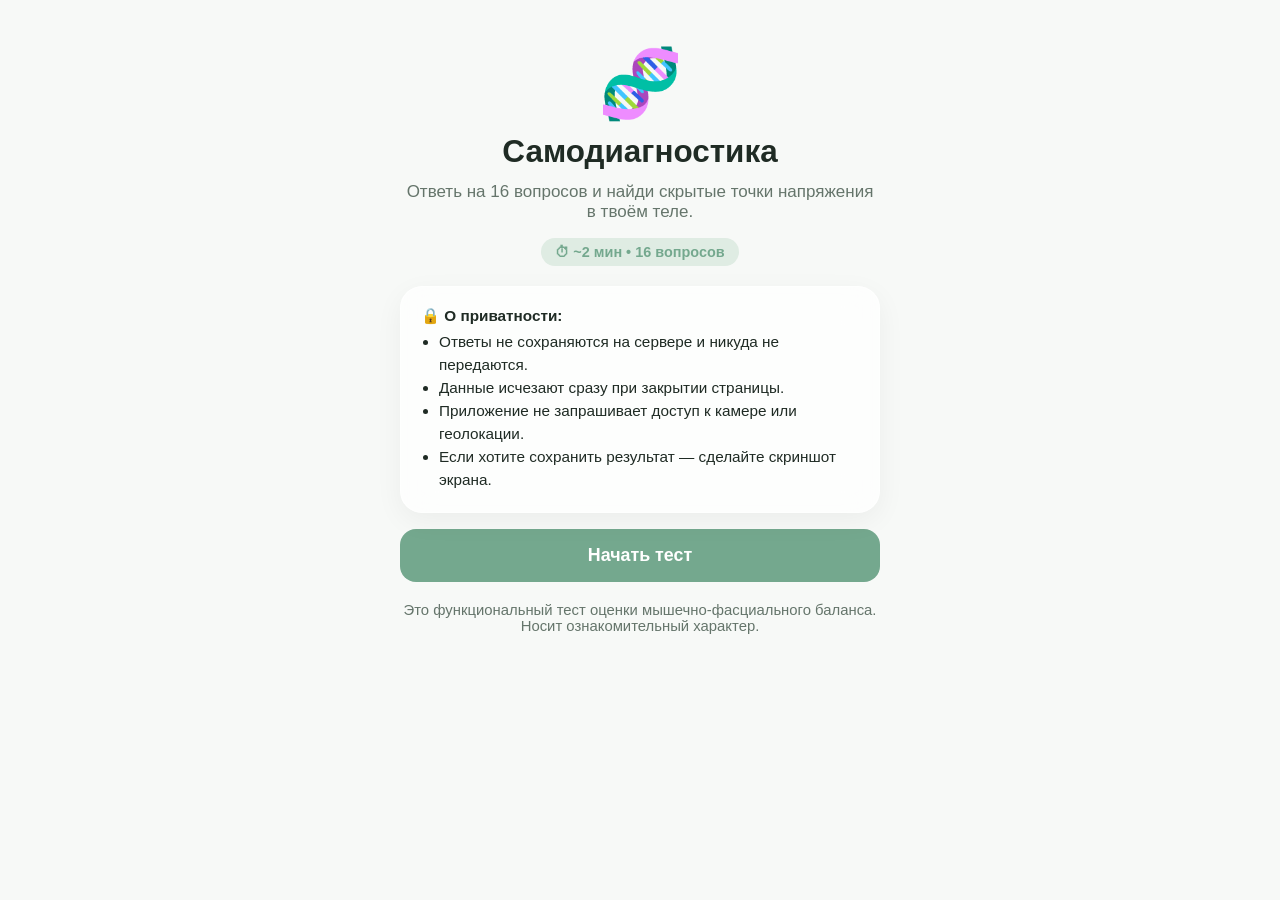
<file: index.html>
<!DOCTYPE html><html lang="ru"><head><meta charset="UTF-8"><meta name="viewport" content="width=device-width,initial-scale=1.0"><title>Мио-фасциальная практика Игоря Шамшина | Москва</title>
  <meta name="description" content="Авторская мио-фасциальная остеокоррекция и остеопластика. 20+ лет опыта. Возвращаем легкость движений за 2–3 сеанса.">
  <link rel="canonical" href="https://github.iolanding.html">
  <meta property="og:title" content="Мио-фасциальная практика Игоря Шамшина">
  <meta property="og:description" content="20+ лет в восстановительной медицине. Мягкая остеокоррекция в Москве и Волгограде.">
  <meta property="og:image" content="https://github.ioigor.jpg"><link rel="manifest" href="manifest.json"><link rel="stylesheet" href="style.css"></head><body><div id="app" hidden><section id="screen-start" class="screen active"><div class="logo">🧬</div><h1 id="ui-start-title"></h1><p class="subtitle" id="ui-start-subtitle"></p><div class="badge" id="ui-start-badge"></div><div id="ui-privacy-box" class="action-block" hidden style="text-align:left;font-size:0.9rem;"><strong style="display:block;margin-bottom:6px;">🔒 О приватности:</strong><ul style="padding-left:18px;line-height:1.5;"></ul></div><button class="btn primary" id="btn-start" type="button"></button><p class="hint" id="ui-start-hint"></p></section><section id="screen-question" class="screen"><button class="btn-back" id="btn-back" type="button">← Назад</button><div class="progress"><div class="progress-bar" id="progress-bar"></div></div><p class="progress-text"><span id="q-current">1</span> / <span id="q-total">15</span></p><h2 id="q-text">Вопрос</h2><div class="answers" id="answers"></div></section><section id="screen-result" class="screen"><div class="result-icon" id="result-icon"></div><h1 id="result-title">Результат</h1><p class="verdict" id="verdict"></p><div class="result-actions" id="result-actions"></div><button class="btn secondary" id="btn-restart" type="button"></button></section></div><script src="content.js"></script><script src="app.js"></script></body></html>
</file>
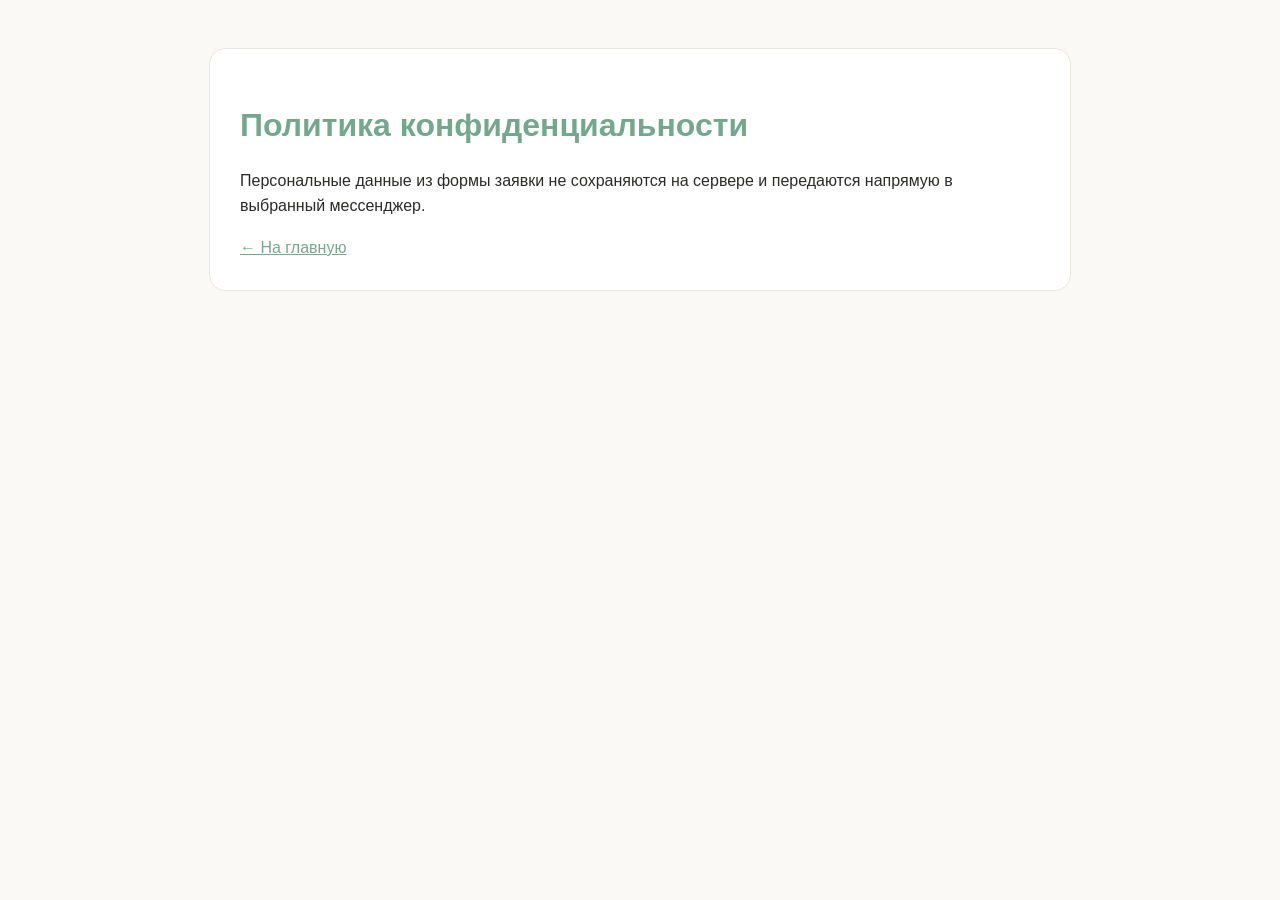
<file: privacy.html>
<!DOCTYPE html><html lang="ru"><head><meta charset="UTF-8"><meta name="viewport" content="width=device-width,initial-scale=1.0"><title>Политика</title><style>body{font-family:-apple-system,sans-serif;background:#fbf9f6;color:#2b2a28;line-height:1.6;padding:40px 20px;}.container{max-width:800px;margin:0 auto;background:#fff;padding:30px;border-radius:16px;border:1px solid #ebe6df;}h1{color:#74a88e;margin-bottom:16px;}a{color:#74a88e;}</style></head><body><div class="container"><h1>Политика конфиденциальности</h1><p>Персональные данные из формы заявки не сохраняются на сервере и передаются напрямую в выбранный мессенджер.</p><a href="index.html">← На главную</a></div></body></html>
</file>
<file: style.css>
* { box-sizing:border-box; margin:0; padding:0; } html { font-size:17px; }
:root { --bg-main:#fbf9f6; --fg:#2b2a28; --muted:#8a8580; --accent-soft:#e8f0ea; --border:#ebe6df; --card-bg:#ffffff; --radius:16px; --bg-main:#F7F9F7;--bg-alt:#EBF0EC;--fg:#1F2B24;--muted:#65756B;--accent:#4A7C59;--accent-soft:#DFECE3;--border:#D5E0D8;--card-bg:#FFFFFF; --accent:#74a88e; --bg:var(--bg-main); --card-radius:var(--radius); --btn-radius:var(--radius); }
body.theme-dark { --bg:#1c1e1b; --bg-main:#1c1e1b; --fg:#e8e6e2; --muted:#9a9890; --accent:#7ab88f; --accent-soft:#253028; --border:#33342f; --card-bg:#24262a; }
@media (prefers-color-scheme: dark) { body.theme-auto { --bg:#1c1e1b; --bg-main:#1c1e1b; --fg:#e8e6e2; --muted:#9a9890; --accent:#7ab88f; --accent-soft:#253028; --border:#33342f; --card-bg:#24262a; } }
body { background:var(--bg); color:var(--fg); min-height:100vh; display:flex; justify-content:center; }
body{font-family:-apple-system,sans-serif;}
#app { width:100%; max-width:520px; padding:24px 20px 40px; } .screen { display:none; flex-direction:column; } .screen.active { display:flex; animation:fadeTest 0.28s ease; }
@keyframes fadeTest { from{opacity:0;transform:translateY(8px);} to{opacity:1;transform:translateY(0);} }
.logo,.result-icon { font-size:4rem; text-align:center; margin:20px 0 10px; } h1 { font-size:1.85rem; text-align:center; margin-bottom:12px; }
.subtitle,.verdict { text-align:center; color:var(--muted); margin-bottom:16px; }
.badge { align-self:center; background:var(--accent-soft); color:var(--accent); padding:6px 14px; border-radius:20px; font-size:0.85rem; font-weight:700; margin-bottom:20px; }
.hint { text-align:center; color:var(--muted); font-size:0.875rem; margin-top:20px; }
.btn { display:flex; align-items:center; justify-content:center; width:100%; min-height:3rem; padding:16px; border:none; border-radius:var(--btn-radius); font-size:1.05rem; font-weight:600; text-decoration:none; cursor:pointer; transition:0.2s; }
.btn.primary { background:var(--accent);color:#fff; }
.btn.secondary { background:transparent; color:var(--fg); border:1.5px solid var(--border); margin-top:12px; }
.btn-back { background:var(--accent-soft); color:var(--accent); border:1.5px solid var(--accent); padding:8px 16px; border-radius:8px; font-weight:700; align-self:flex-start; margin-bottom:16px; cursor:pointer; }
.btn.answer { background:var(--card-bg); color:var(--fg); border:1.5px solid var(--border); justify-content:flex-start; text-align:left; padding:16px; border-radius:var(--btn-radius); margin-bottom:12px; }
.btn.answer.selected { border-color:var(--accent); background:var(--accent-soft); color:var(--accent); }
.progress { height:6px; background:var(--border); border-radius:10px; overflow:hidden; margin-bottom:8px; } .progress-bar { height:100%; background:var(--accent); width:0%; transition:width 0.3s; }
.progress-text { font-size:0.9rem; color:var(--muted); text-align:right; margin-bottom:24px; } #q-text { font-size:1.4rem; margin-bottom:24px; }
.result-body { line-height:1.6; margin-bottom:20px; } .action-block { background:var(--card-bg); border-radius:var(--card-radius); padding:20px; margin-bottom:16px; border:1px solid var(--border); } .action-title { font-weight:700; margin-bottom:10px; }
body.app-apple_glass .action-block, body.app-apple_glass .btn.answer { background:rgba(255,255,255,0.72); backdrop-filter:blur(16px); -webkit-backdrop-filter:blur(16px); border:1px solid rgba(255,255,255,0.6); box-shadow:0 8px 28px rgba(0,0,0,0.05); border-radius:22px; }
body.app-bento_glow .action-block, body.app-bento_glow .btn.answer { border-radius:24px; box-shadow:0 12px 30px rgba(0,0,0,0.06), inset 0 1px 0 rgba(255,255,255,0.8); } body.app-bento_glow .btn.primary { box-shadow:0 10px 24px -4px var(--accent); }
</file>
